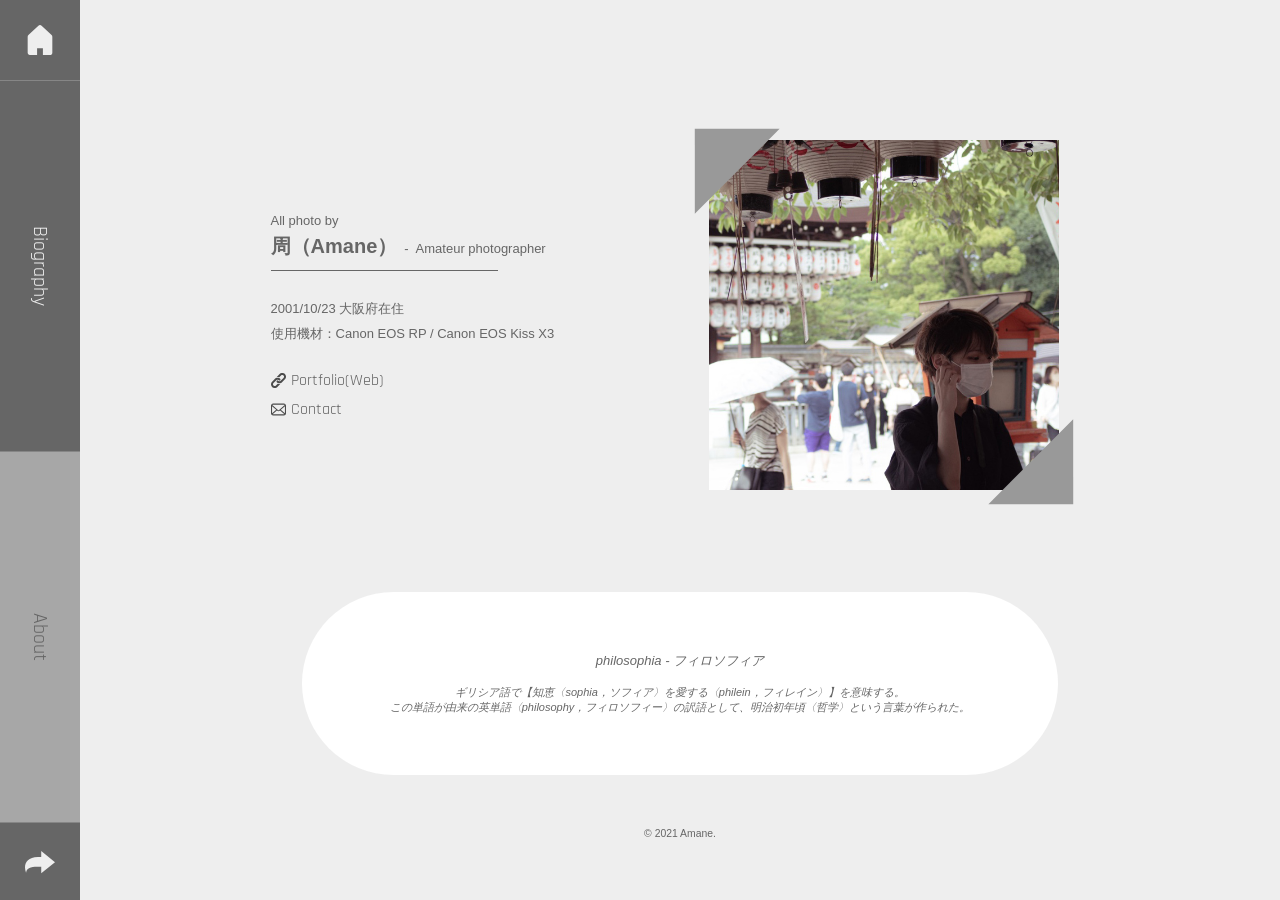
<file: about.html>
<!DOCTYPE html>
<html lang="ja">
  <head>
    <meta charset="UTF-8">
    <meta http-equiv="X-UA-Compatible" content="IE=edge">
    <meta name="viewport" content="width=device-width,initial-scale=1.0,minimum-scale=1.0">
    <meta name="format-detection" content="telephone=no">
    <meta name="keywords" content="">
    <meta name="description" content="周の写真ポートフォリオサイトです。">
    <meta name="twitter:card" content="summary_large_image">
    <meta property="og:type" content="website">
    <meta property="og:site_name" content="Philosophia｜Amane Portfolio site">
    <meta property="og:title" content="Philosophia｜Amane Portfolio site">
    <meta property="og:description" content="周の写真ポートフォリオサイトです。">
    <meta property="og:url" content="http://click.ecc.ac.jp/ecc/msatou/Philosophia/">
    <meta property="og:image" content="https://live.staticflickr.com/65535/51278435661_86c4160ce6_k.jpg">
    <meta property="og:image:type" content="image/jpeg">
    <meta property="og:image:width" content="600">
    <meta property="og:image:height" content="400">
    <meta property="og:type" content="website">
    <link rel="preconnect" href="https://fonts.gstatic.com">
    <link href="https://fonts.googleapis.com/css2?family=Rajdhani&amp;display=swap" rel="stylesheet">
    <link href="https://fonts.googleapis.com/css2?family=Rajdhani&amp;family=Sacramento&amp;display=swap" rel="stylesheet">
    <link href="https://fonts.googleapis.com/css2?family=Crimson+Text&amp;display=swap" rel="stylesheet">
    <link rel="shortcut icon" href="img/favicon_1.png" type="image/vnd.microsoft.icon">
    <link rel="apple-touch-icon" href="img/favicon_2.png">
    <link rel="stylesheet" href="css/about.css">
    <title>Philosophia｜Amane Portfolio site</title>
  </head>
  <body>
    <main>
      <nav> 
        <ul>
          <li class="nav__link--icon"><a href="index.html" target="page">
              <svg version="1.1" xmlns="http://www.w3.org/2000/svg" xmlns:xlink="http://www.w3.org/1999/xlink" x="0px" y="0px" viewBox="0 0 512 512" style="enable-background:new 0 0 512 512;" xml:space="preserve">
                <g>
                  <path class="svg_icon" d="M453.8,170.7L283.2,10.8c-15.3-14.3-39.1-14.3-54.4,0L58.2,170.7c-8,7.5-12.6,18-12.6,29v272.6 c0,22,17.8,39.8,39.8,39.8h120.9V395.1h99.3V512h120.9c21.9,0,39.8-17.8,39.8-39.8V199.7C466.4,188.7,461.8,178.2,453.8,170.7z"></path>
                </g>
              </svg></a></li>
          <li class="nav__link--txt"><a href="biography.html" target="page"><span>Biography</span></a></li>
          <li class="nav__link--txt"><a href="about.html" target="page"><span>About</span></a></li>
          <li class="nav__link--icon">
            <svg version="1.1" xmlns="http://www.w3.org/2000/svg" xmlns:xlink="http://www.w3.org/1999/xlink" x="0px" y="0px" viewBox="0 0 512 381.2" style="enable-background:new 0 0 512 381.2;" xml:space="preserve">
              <g>
                <path class="svg_icon" d="M512,190.6L277,0v103.6c-17.3,0-36.4,0-57.5,0C10.9,103.6-29.8,257,18.1,369.7C27.7,266.6,160.2,269,255.5,269 c7.2,0,14.4,0,21.6,0v112.2L512,190.6z"></path>
              </g>
            </svg>
          </li>
        </ul>
      </nav>
      <div class="about__wrap">
        <div class="about__detail">
          <div class="about__detail--txt">
            <p>All photo by</p><span class="name">周（Amane）</span><span class="profession">Amateur photographer</span>
          </div>
          <p>
            2001/10/23 大阪府在住<br>
            使用機材：Canon EOS RP / Canon EOS Kiss X3
          </p>
          <div class="about__detail--link"><a class="hover" href="http://click.ecc.ac.jp/ecc/msatou/portfolio/" target="_blank">Portfolio(Web)</a><a class="hover" href="mailto:manamisato2001@gmail.com">Contact </a></div>
        </div>
        <div class="about__wrap--icon"><img src="./img/icon.jpg" alt="周"></div>
        <div class="about__wrap--ttl"><span>philosophia - フィロソフィア</span><span>ギリシア語で【知恵〈sophia，ソフィア〉を愛する〈philein，フィレイン〉】を意味する。<br>この単語が由来の英単語〈philosophy，フィロソフィー〉の訳語として、明治初年頃〈哲学〉という言葉が作られた。</span></div>
        <footer>
          <ul class="shereIcon">
            <li><a href="https://twitter.com/intent/tweet?url=http://click.ecc.ac.jp/ecc/msatou/Philosophia/&amp;text=Philosophia%EF%BD%9CAmane%20Portfolio%20site" target="_blank">
                <svg version="1.1" xmlns="http://www.w3.org/2000/svg" xmlns:xlink="http://www.w3.org/1999/xlink" x="0px" y="0px" viewBox="0 0 400 400" style="enable-background:new 0 0 400 400;" xml:space="preserve">
                  <path d="M200,0C89.5,0,0,89.5,0,200s89.5,200,200,200s200-89.5,200-200S310.5,0,200,0z M300.5,162.1 c0.1,2.1,0.1,4.2,0.1,6.2c0,63.7-48.5,137.2-137.2,137.2c-26.2,0-51.9-7.5-73.9-21.7c3.8,0.4,7.7,0.7,11.5,0.7 c21.7,0,42.8-7.2,59.8-20.6c-20.6-0.4-38.7-13.9-45-33.5c7.2,1.4,14.7,1.1,21.8-0.8c-22.5-4.5-38.7-24.3-38.7-47.3 c0-0.2,0-0.4,0-0.6c6.7,3.7,14.2,5.8,21.8,6c-21.2-14.2-27.7-42.3-14.9-64.4c24.5,30.1,60.6,48.4,99.4,50.4 c-3.9-16.8,1.4-34.4,14-46.2c19.4-18.2,50-17.2,68.2,2.2c10.8-2.1,21.1-6.1,30.6-11.7c-3.6,11.2-11.1,20.6-21.2,26.7 c9.6-1.1,18.9-3.7,27.7-7.6C318,146.8,309.9,155.2,300.5,162.1z"></path>
                </svg></a></li>
            <li><a href="https://www.facebook.com/sharer/sharer.php?u=http://click.ecc.ac.jp/ecc/msatou/Philosophia/" target="_blank">
                <svg version="1.1" xmlns="http://www.w3.org/2000/svg" xmlns:xlink="http://www.w3.org/1999/xlink" x="0px" y="0px" viewBox="0 0 1024 1024" style="enable-background:new 0 0 1024 1024;" xml:space="preserve">
                  <path d="M512,0C229.2,0,0,229.2,0,512c0,255.5,187.2,467.4,432,505.8V660H302V512h130V399.2 C432,270.9,508.4,200,625.4,200c55.1,0,112.8,9.7,114.6,10c0,0,0,0,0,0v126h-64.6c-63.6,0-83.4,39.5-83.4,80v96h142l-22.7,148H592 v357.8c244.8-38.4,432-250.2,432-505.8C1024,229.2,794.8,0,512,0z"></path>
                </svg></a></li>
          </ul><small>&copy; 2021 Amane.</small>
        </footer>
      </div>
    </main>
    <ul class="shereIcon">
      <li><a href="https://twitter.com/intent/tweet?url=http://click.ecc.ac.jp/ecc/msatou/Philosophia/&amp;text=Philosophia%EF%BD%9CAmane%20Portfolio%20site" target="_blank">
          <svg version="1.1" xmlns="http://www.w3.org/2000/svg" xmlns:xlink="http://www.w3.org/1999/xlink" x="0px" y="0px" viewBox="0 0 400 400" style="enable-background:new 0 0 400 400;" xml:space="preserve">
            <path d="M200,0C89.5,0,0,89.5,0,200s89.5,200,200,200s200-89.5,200-200S310.5,0,200,0z M300.5,162.1 c0.1,2.1,0.1,4.2,0.1,6.2c0,63.7-48.5,137.2-137.2,137.2c-26.2,0-51.9-7.5-73.9-21.7c3.8,0.4,7.7,0.7,11.5,0.7 c21.7,0,42.8-7.2,59.8-20.6c-20.6-0.4-38.7-13.9-45-33.5c7.2,1.4,14.7,1.1,21.8-0.8c-22.5-4.5-38.7-24.3-38.7-47.3 c0-0.2,0-0.4,0-0.6c6.7,3.7,14.2,5.8,21.8,6c-21.2-14.2-27.7-42.3-14.9-64.4c24.5,30.1,60.6,48.4,99.4,50.4 c-3.9-16.8,1.4-34.4,14-46.2c19.4-18.2,50-17.2,68.2,2.2c10.8-2.1,21.1-6.1,30.6-11.7c-3.6,11.2-11.1,20.6-21.2,26.7 c9.6-1.1,18.9-3.7,27.7-7.6C318,146.8,309.9,155.2,300.5,162.1z"></path>
          </svg></a></li>
      <li><a href="https://www.facebook.com/sharer/sharer.php?u=http://click.ecc.ac.jp/ecc/msatou/Philosophia/" target="_blank">
          <svg version="1.1" xmlns="http://www.w3.org/2000/svg" xmlns:xlink="http://www.w3.org/1999/xlink" x="0px" y="0px" viewBox="0 0 1024 1024" style="enable-background:new 0 0 1024 1024;" xml:space="preserve">
            <path d="M512,0C229.2,0,0,229.2,0,512c0,255.5,187.2,467.4,432,505.8V660H302V512h130V399.2 C432,270.9,508.4,200,625.4,200c55.1,0,112.8,9.7,114.6,10c0,0,0,0,0,0v126h-64.6c-63.6,0-83.4,39.5-83.4,80v96h142l-22.7,148H592 v357.8c244.8-38.4,432-250.2,432-505.8C1024,229.2,794.8,0,512,0z"></path>
          </svg></a></li>
    </ul>
    <script src="js/jquery-3.6.0.min.js"></script>
    <script src="js/common.js"></script>
    <script src="js/about.js"></script>
  </body>
</html>
</file>
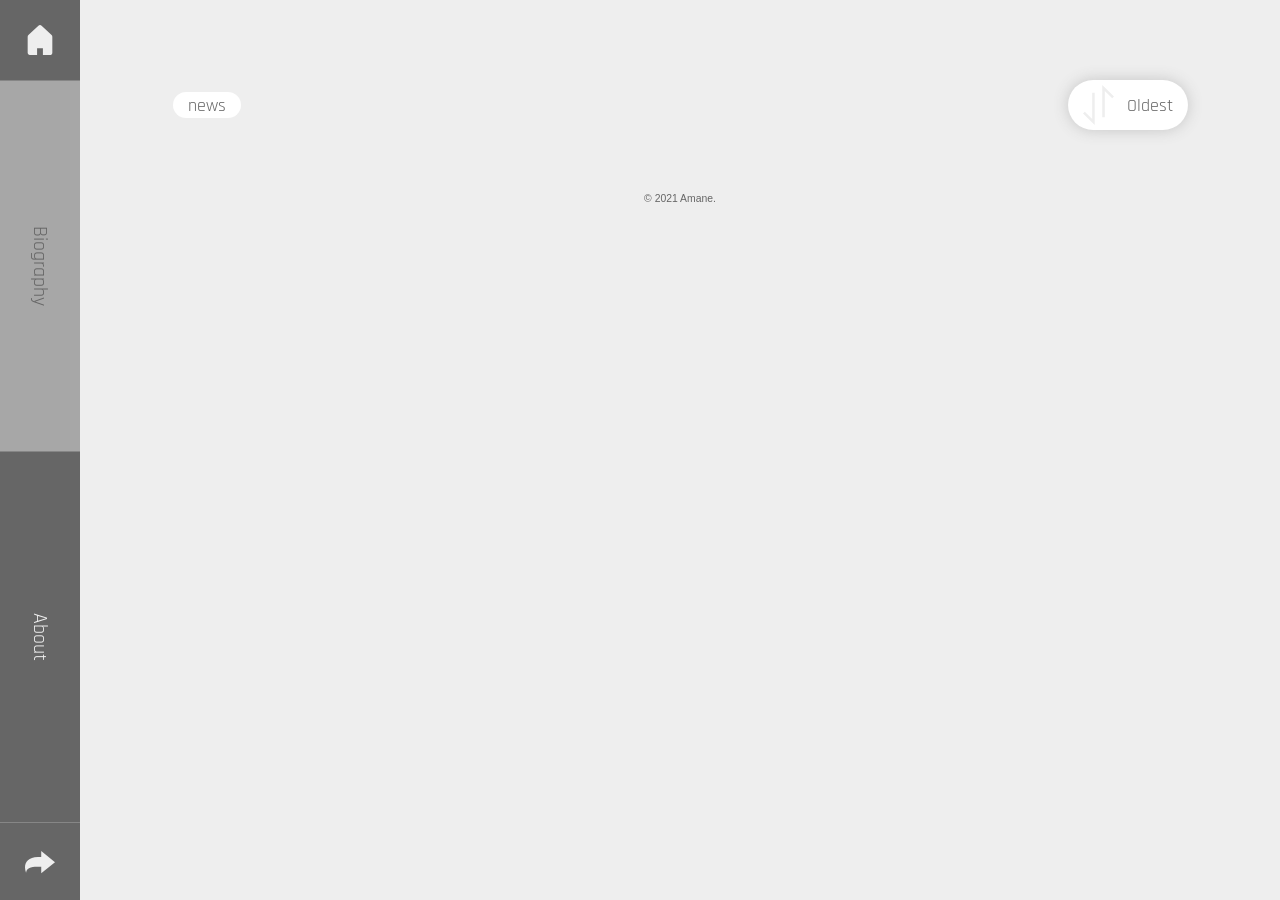
<file: biography.html>
<!DOCTYPE html>
<html lang="ja">
  <head>
    <meta charset="UTF-8">
    <meta http-equiv="X-UA-Compatible" content="IE=edge">
    <meta name="viewport" content="width=device-width,initial-scale=1.0,minimum-scale=1.0">
    <meta name="format-detection" content="telephone=no">
    <meta name="keywords" content="">
    <meta name="description" content="周の写真ポートフォリオサイトです。">
    <meta name="twitter:card" content="summary_large_image">
    <meta property="og:type" content="website">
    <meta property="og:site_name" content="Philosophia｜Amane Portfolio site">
    <meta property="og:title" content="Philosophia｜Amane Portfolio site">
    <meta property="og:description" content="周の写真ポートフォリオサイトです。">
    <meta property="og:url" content="http://click.ecc.ac.jp/ecc/msatou/Philosophia/">
    <meta property="og:image" content="https://live.staticflickr.com/65535/51278435661_86c4160ce6_k.jpg">
    <meta property="og:image:type" content="image/jpeg">
    <meta property="og:image:width" content="600">
    <meta property="og:image:height" content="400">
    <meta property="og:type" content="website">
    <link rel="preconnect" href="https://fonts.gstatic.com">
    <link href="https://fonts.googleapis.com/css2?family=Rajdhani&amp;display=swap" rel="stylesheet">
    <link href="https://fonts.googleapis.com/css2?family=Rajdhani&amp;family=Sacramento&amp;display=swap" rel="stylesheet">
    <link href="https://fonts.googleapis.com/css2?family=Crimson+Text&amp;display=swap" rel="stylesheet">
    <link rel="shortcut icon" href="img/favicon_1.png" type="image/vnd.microsoft.icon">
    <link rel="apple-touch-icon" href="img/favicon_2.png">
    <link rel="stylesheet" href="css/biography.css">
    <title>Philosophia｜Amane Portfolio site</title>
  </head>
  <body>
    <main>
      <nav> 
        <ul>
          <li class="nav__link--icon"><a href="index.html" target="page">
              <svg version="1.1" xmlns="http://www.w3.org/2000/svg" xmlns:xlink="http://www.w3.org/1999/xlink" x="0px" y="0px" viewBox="0 0 512 512" style="enable-background:new 0 0 512 512;" xml:space="preserve">
                <g>
                  <path class="svg_icon" d="M453.8,170.7L283.2,10.8c-15.3-14.3-39.1-14.3-54.4,0L58.2,170.7c-8,7.5-12.6,18-12.6,29v272.6 c0,22,17.8,39.8,39.8,39.8h120.9V395.1h99.3V512h120.9c21.9,0,39.8-17.8,39.8-39.8V199.7C466.4,188.7,461.8,178.2,453.8,170.7z"></path>
                </g>
              </svg></a></li>
          <li class="nav__link--txt"><a href="biography.html" target="page"><span>Biography</span></a></li>
          <li class="nav__link--txt"><a href="about.html" target="page"><span>About</span></a></li>
          <li class="nav__link--icon">
            <svg version="1.1" xmlns="http://www.w3.org/2000/svg" xmlns:xlink="http://www.w3.org/1999/xlink" x="0px" y="0px" viewBox="0 0 512 381.2" style="enable-background:new 0 0 512 381.2;" xml:space="preserve">
              <g>
                <path class="svg_icon" d="M512,190.6L277,0v103.6c-17.3,0-36.4,0-57.5,0C10.9,103.6-29.8,257,18.1,369.7C27.7,266.6,160.2,269,255.5,269 c7.2,0,14.4,0,21.6,0v112.2L512,190.6z"></path>
              </g>
            </svg>
          </li>
        </ul>
      </nav>
      <div class="bio__wrap">
        <div class="bio__sub">
          <div class="news__wrap"><span class="news__wrap--ttl">news</span></div>
          <div class="bio__sub--order">
            <p>Oldest</p>
          </div>
        </div>
        <ul class="bio__thumbnail" id="setThumb"></ul>
        <footer>
          <ul class="shereIcon">
            <li><a href="https://twitter.com/intent/tweet?url=http://click.ecc.ac.jp/ecc/msatou/Philosophia/&amp;text=Philosophia%EF%BD%9CAmane%20Portfolio%20site" target="_blank">
                <svg version="1.1" xmlns="http://www.w3.org/2000/svg" xmlns:xlink="http://www.w3.org/1999/xlink" x="0px" y="0px" viewBox="0 0 400 400" style="enable-background:new 0 0 400 400;" xml:space="preserve">
                  <path d="M200,0C89.5,0,0,89.5,0,200s89.5,200,200,200s200-89.5,200-200S310.5,0,200,0z M300.5,162.1 c0.1,2.1,0.1,4.2,0.1,6.2c0,63.7-48.5,137.2-137.2,137.2c-26.2,0-51.9-7.5-73.9-21.7c3.8,0.4,7.7,0.7,11.5,0.7 c21.7,0,42.8-7.2,59.8-20.6c-20.6-0.4-38.7-13.9-45-33.5c7.2,1.4,14.7,1.1,21.8-0.8c-22.5-4.5-38.7-24.3-38.7-47.3 c0-0.2,0-0.4,0-0.6c6.7,3.7,14.2,5.8,21.8,6c-21.2-14.2-27.7-42.3-14.9-64.4c24.5,30.1,60.6,48.4,99.4,50.4 c-3.9-16.8,1.4-34.4,14-46.2c19.4-18.2,50-17.2,68.2,2.2c10.8-2.1,21.1-6.1,30.6-11.7c-3.6,11.2-11.1,20.6-21.2,26.7 c9.6-1.1,18.9-3.7,27.7-7.6C318,146.8,309.9,155.2,300.5,162.1z"></path>
                </svg></a></li>
            <li><a href="https://www.facebook.com/sharer/sharer.php?u=http://click.ecc.ac.jp/ecc/msatou/Philosophia/" target="_blank">
                <svg version="1.1" xmlns="http://www.w3.org/2000/svg" xmlns:xlink="http://www.w3.org/1999/xlink" x="0px" y="0px" viewBox="0 0 1024 1024" style="enable-background:new 0 0 1024 1024;" xml:space="preserve">
                  <path d="M512,0C229.2,0,0,229.2,0,512c0,255.5,187.2,467.4,432,505.8V660H302V512h130V399.2 C432,270.9,508.4,200,625.4,200c55.1,0,112.8,9.7,114.6,10c0,0,0,0,0,0v126h-64.6c-63.6,0-83.4,39.5-83.4,80v96h142l-22.7,148H592 v357.8c244.8-38.4,432-250.2,432-505.8C1024,229.2,794.8,0,512,0z"></path>
                </svg></a></li>
          </ul><small>&copy; 2021 Amane.</small>
        </footer>
      </div>
    </main>
    <div class="bio__modal" id="hiddenModal">
      <div class="bio__modal--back"></div>
      <div class="prev arrow">
        <div class="modal__arrow--prev"></div>
      </div>
      <div class="bio__modal--img">
        <ul class="imgList"></ul>
        <div class="imgInfo"></div>
        <div class="circle"></div>
      </div>
      <div class="next arrow">
        <div class="modal__arrow--next"></div>
      </div>
    </div>
    <ul class="shereIcon">
      <li><a href="https://twitter.com/intent/tweet?url=http://click.ecc.ac.jp/ecc/msatou/Philosophia/&amp;text=Philosophia%EF%BD%9CAmane%20Portfolio%20site" target="_blank">
          <svg version="1.1" xmlns="http://www.w3.org/2000/svg" xmlns:xlink="http://www.w3.org/1999/xlink" x="0px" y="0px" viewBox="0 0 400 400" style="enable-background:new 0 0 400 400;" xml:space="preserve">
            <path d="M200,0C89.5,0,0,89.5,0,200s89.5,200,200,200s200-89.5,200-200S310.5,0,200,0z M300.5,162.1 c0.1,2.1,0.1,4.2,0.1,6.2c0,63.7-48.5,137.2-137.2,137.2c-26.2,0-51.9-7.5-73.9-21.7c3.8,0.4,7.7,0.7,11.5,0.7 c21.7,0,42.8-7.2,59.8-20.6c-20.6-0.4-38.7-13.9-45-33.5c7.2,1.4,14.7,1.1,21.8-0.8c-22.5-4.5-38.7-24.3-38.7-47.3 c0-0.2,0-0.4,0-0.6c6.7,3.7,14.2,5.8,21.8,6c-21.2-14.2-27.7-42.3-14.9-64.4c24.5,30.1,60.6,48.4,99.4,50.4 c-3.9-16.8,1.4-34.4,14-46.2c19.4-18.2,50-17.2,68.2,2.2c10.8-2.1,21.1-6.1,30.6-11.7c-3.6,11.2-11.1,20.6-21.2,26.7 c9.6-1.1,18.9-3.7,27.7-7.6C318,146.8,309.9,155.2,300.5,162.1z"></path>
          </svg></a></li>
      <li><a href="https://www.facebook.com/sharer/sharer.php?u=http://click.ecc.ac.jp/ecc/msatou/Philosophia/" target="_blank">
          <svg version="1.1" xmlns="http://www.w3.org/2000/svg" xmlns:xlink="http://www.w3.org/1999/xlink" x="0px" y="0px" viewBox="0 0 1024 1024" style="enable-background:new 0 0 1024 1024;" xml:space="preserve">
            <path d="M512,0C229.2,0,0,229.2,0,512c0,255.5,187.2,467.4,432,505.8V660H302V512h130V399.2 C432,270.9,508.4,200,625.4,200c55.1,0,112.8,9.7,114.6,10c0,0,0,0,0,0v126h-64.6c-63.6,0-83.4,39.5-83.4,80v96h142l-22.7,148H592 v357.8c244.8-38.4,432-250.2,432-505.8C1024,229.2,794.8,0,512,0z"></path>
          </svg></a></li>
    </ul><a class="scrollTop hover" href="#" id="scrollTopRmv">
      <svg version="1.1" xmlns="http://www.w3.org/2000/svg" xmlns:xlink="http://www.w3.org/1999/xlink" x="0px" y="0px" viewBox="0 0 36.3 109.8" style="enable-background:new 0 0 36.3 109.8;" xml:space="preserve">
        <polyline class="scrollTopAllow" points="35.9,36.6 0.5,1.2 0.5,109.8 "></polyline>
      </svg></a>
    <script src="js/jquery-3.6.0.min.js"></script>
    <script src="js/common.js"></script>
    <script src="js/biography.js"></script>
  </body>
</html>
</file>
<file: css/about.css>
@charset "UTF-8";
/*!
 * ress.css • v1.1.2
 * MIT License
 * github.com/filipelinhares/ress
 */
/* # =================================================================
   # Global selectors
   # ================================================================= */
html {
  box-sizing: border-box;
  overflow-y: scroll;
  /* All browsers without overlaying scrollbars */
  -webkit-text-size-adjust: 100%;
  /* iOS 8+ */
}

*,
::before,
::after {
  box-sizing: inherit;
}

::before,
::after {
  text-decoration: inherit;
  /* Inherit text-decoration and vertical align to ::before and ::after pseudo elements */
  vertical-align: inherit;
}

/* Remove margin, padding of all elements and set background-no-repeat as default */
* {
  background-repeat: no-repeat;
  /* Set `background-repeat: no-repeat` to all elements */
  padding: 0;
  /* Reset `padding` and `margin` of all elements */
  margin: 0;
}

/* # =================================================================
   # General elements
   # ================================================================= */
/* Add the correct display in iOS 4-7.*/
audio:not([controls]) {
  display: none;
  height: 0;
}

hr {
  overflow: visible;
  /* Show the overflow in Edge and IE */
}

/*
* Correct `block` display not defined for any HTML5 element in IE 8/9
* Correct `block` display not defined for `details` or `summary` in IE 10/11
* and Firefox
* Correct `block` display not defined for `main` in IE 11
*/
article,
aside,
details,
figcaption,
figure,
footer,
header,
main,
menu,
nav,
section,
summary {
  display: block;
}

summary {
  display: list-item;
  /* Add the correct display in all browsers */
}

small {
  font-size: 80%;
  /* Set font-size to 80% in `small` elements */
}

[hidden],
template {
  display: none;
  /* Add the correct display in IE */
}

abbr[title] {
  border-bottom: 1px dotted;
  /* Add a bordered underline effect in all browsers */
  text-decoration: none;
  /* Remove text decoration in Firefox 40+ */
}

a {
  background-color: transparent;
  /* Remove the gray background on active links in IE 10 */
  -webkit-text-decoration-skip: objects;
  /* Remove gaps in links underline in iOS 8+ and Safari 8+ */
}

a:active,
a:hover {
  outline-width: 0;
  /* Remove the outline when hovering in all browsers */
}

code,
kbd,
pre,
samp {
  font-family: monospace, monospace;
  /* Specify the font family of code elements */
}

b,
strong {
  font-weight: bolder;
  /* Correct style set to `bold` in Edge 12+, Safari 6.2+, and Chrome 18+ */
}

dfn {
  font-style: italic;
  /* Address styling not present in Safari and Chrome */
}

/* Address styling not present in IE 8/9 */
mark {
  background-color: #ff0;
  color: #000;
}

/* https://gist.github.com/unruthless/413930 */
sub,
sup {
  font-size: 75%;
  line-height: 0;
  position: relative;
  vertical-align: baseline;
}

sub {
  bottom: -0.25em;
}

sup {
  top: -0.5em;
}

/* # =================================================================
   # Forms
   # ================================================================= */
input {
  border-radius: 0;
}

/* Apply cursor pointer to button elements */
button,
[type="button"],
[type="reset"],
[type="submit"],
[role="button"] {
  cursor: pointer;
}

/* Replace pointer cursor in disabled elements */
[disabled] {
  cursor: default;
}

[type="number"] {
  width: auto;
  /* Firefox 36+ */
}

[type="search"] {
  -webkit-appearance: textfield;
  /* Safari 8+ */
}

[type="search"]::-webkit-search-cancel-button,
[type="search"]::-webkit-search-decoration {
  -webkit-appearance: none;
  /* Safari 8 */
}

textarea {
  overflow: auto;
  /* Internet Explorer 11+ */
  resize: vertical;
  /* Specify textarea resizability */
}

button,
input,
optgroup,
select,
textarea {
  font: inherit;
  /* Specify font inheritance of form elements */
}

optgroup {
  font-weight: bold;
  /* Restore the font weight unset by the previous rule. */
}

button {
  overflow: visible;
  /* Address `overflow` set to `hidden` in IE 8/9/10/11 */
}

/* Remove inner padding and border in Firefox 4+ */
button::-moz-focus-inner,
[type="button"]::-moz-focus-inner,
[type="reset"]::-moz-focus-inner,
[type="submit"]::-moz-focus-inner {
  border-style: 0;
  padding: 0;
}

/* Replace focus style removed in the border reset above */
button:-moz-focusring,
[type="button"]::-moz-focus-inner,
[type="reset"]::-moz-focus-inner,
[type="submit"]::-moz-focus-inner {
  outline: 1px dotted ButtonText;
}

button,
html [type="button"],
[type="reset"],
[type="submit"] {
  -webkit-appearance: button;
  /* Correct the inability to style clickable types in iOS */
}

button,
select {
  text-transform: none;
  /* Firefox 40+, Internet Explorer 11- */
}

/* Remove the default button styling in all browsers */
button,
input,
select,
textarea {
  background-color: transparent;
  border-style: none;
  color: inherit;
}

/* Style select like a standard input */
select {
  -moz-appearance: none;
  /* Firefox 36+ */
  -webkit-appearance: none;
  /* Chrome 41+ */
}

select::-ms-expand {
  display: none;
  /* Internet Explorer 11+ */
}

select::-ms-value {
  color: currentColor;
  /* Internet Explorer 11+ */
}

legend {
  border: 0;
  /* Correct `color` not being inherited in IE 8/9/10/11 */
  color: inherit;
  /* Correct the color inheritance from `fieldset` elements in IE */
  display: table;
  /* Correct the text wrapping in Edge and IE */
  max-width: 100%;
  /* Correct the text wrapping in Edge and IE */
  white-space: normal;
  /* Correct the text wrapping in Edge and IE */
}

::-webkit-file-upload-button {
  -webkit-appearance: button;
  /* Correct the inability to style clickable types in iOS and Safari */
  font: inherit;
  /* Change font properties to `inherit` in Chrome and Safari */
}

[type="search"] {
  -webkit-appearance: textfield;
  /* Correct the odd appearance in Chrome and Safari */
  outline-offset: -2px;
  /* Correct the outline style in Safari */
}

/* # =================================================================
   # Specify media element style
   # ================================================================= */
img {
  border-style: none;
  /* Remove border when inside `a` element in IE 8/9/10 */
}

/* Add the correct vertical alignment in Chrome, Firefox, and Opera */
progress {
  vertical-align: baseline;
}

svg:not(:root) {
  overflow: hidden;
  /* Internet Explorer 11- */
}

audio,
canvas,
progress,
video {
  display: inline-block;
  /* Internet Explorer 11+, Windows Phone 8.1+ */
}

/* # =================================================================
   # Accessibility
   # ================================================================= */
/* Hide content from screens but not screenreaders */
@media screen {
  [hidden~="screen"] {
    display: inherit;
  }
  [hidden~="screen"]:not(:active):not(:focus):not(:target) {
    position: absolute !important;
    clip: rect(0 0 0 0) !important;
  }
}

/* Specify the progress cursor of updating elements */
[aria-busy="true"] {
  cursor: progress;
}

/* Specify the pointer cursor of trigger elements */
[aria-controls] {
  cursor: pointer;
}

/* Specify the unstyled cursor of disabled, not-editable, or otherwise inoperable elements */
[aria-disabled] {
  cursor: default;
}

/* # =================================================================
   # Selection
   # ================================================================= */
/* Specify text selection background color and omit drop shadow */
::-moz-selection {
  background-color: #b3d4fc;
  /* Required when declaring ::selection */
  color: #000;
  text-shadow: none;
}

::selection {
  background-color: #b3d4fc;
  /* Required when declaring ::selection */
  color: #000;
  text-shadow: none;
}

/*-------------------------------
全体設定ここから
-------------------------------*/
* {
  padding: 0;
  margin: 0;
}

html {
  font-size: 62.5%;
  scroll-behavior: smooth;
}

body {
  background-color: #eee;
  color: #666;
  font-family: sans-serif;
}

li {
  list-style-type: none;
}

a {
  text-decoration: none;
  color: #626262;
}

a:hover, a:active {
  color: #999999;
}

::-moz-selection {
  background: #e0e0e08e;
  color: #8a8a8a;
}

::selection {
  background: #e0e0e08e;
  color: #8a8a8a;
}

::-moz-selection {
  background: #e0e0e0;
  color: #8a8a8a;
}

@-webkit-keyframes fadeIn {
  0% {
    display: none;
    opacity: 0;
  }
  100% {
    display: block;
    opacity: 1;
  }
}

@keyframes fadeIn {
  0% {
    display: none;
    opacity: 0;
  }
  100% {
    display: block;
    opacity: 1;
  }
}

@-webkit-keyframes fadeOut {
  0% {
    display: block;
    opacity: 1;
  }
  100% {
    display: none;
    opacity: 0;
  }
}

@keyframes fadeOut {
  0% {
    display: block;
    opacity: 1;
  }
  100% {
    display: none;
    opacity: 0;
  }
}

/*-------------------------------
全体設定ここまで
-------------------------------*/
/*-------------------------------
navここから
-------------------------------*/
nav {
  font-family: "Rajdhani", sans-serif;
  position: fixed;
  top: 0;
  z-index: 25;
}

nav a {
  display: flex;
  align-items: center;
  justify-content: center;
  width: 100%;
  height: 100%;
  transition: 0.2s color, 0.2s background;
  font-size: 2rem;
}

.nav__link--icon {
  transition: 0.2s background;
  display: flex;
  align-items: center;
  justify-content: center;
}

.nav__link--icon a {
  display: flex;
  align-items: center;
  justify-content: center;
}

/*-------------------------------
navここまで
-------------------------------*/
/*-------------------------------
mainここから
-------------------------------*/
main > div {
  position: relative;
  transform: translateX(-30px);
  opacity: 0;
}

#mainAdd {
  opacity: 1;
  transform: translateX(0);
  transition: 0.3s;
}

/*-------------------------------
mainここまで
-------------------------------*/
/*-------------------------------
その他ここから
-------------------------------*/
.news__wrap {
  font-size: 1.3rem;
}

.news__wrap .news__wrap--ttl {
  font-size: 1.8rem;
  font-family: "Rajdhani", sans-serif;
  height: 26px;
  border-radius: 13px;
  background-color: #fff;
  margin-right: 10px;
}

.news__wrap .newsTxt {
  margin-top: 3px;
}

footer {
  font-size: 1.3rem;
  text-align: center;
}

@media screen and (min-width: 481px) {
  /* PCサイト */
  body {
    display: flex;
  }
  /*-------------------------------
	navここから
	-------------------------------*/
  nav {
    width: 80px;
    height: 100vh;
    left: 0;
  }
  nav li {
    border-top: 1px solid #868686;
  }
  nav li:first-child {
    border-top: none;
  }
  nav li a {
    background: #666;
    color: #eee;
  }
  nav .nav__link--txt a {
    height: calc((100vh - 160px) / 2);
  }
  nav .nav__link--txt a span {
    display: inline-block;
    transform: rotateZ(90deg);
  }
  nav .nav__link--txt a:hover {
    background: #a7a7a7;
    color: #666;
  }
  .nav__link--icon {
    height: 80px;
    width: 80px;
    background: #666;
  }
  .nav__link--icon a:hover {
    background: #a7a7a7;
  }
  .nav__link--icon a:hover .svg_icon {
    fill: #666;
  }
  .nav__link--icon:hover {
    background: #a7a7a7;
  }
  .nav__link--icon:hover .svg_icon {
    fill: #666;
  }
  .nav__link--icon svg {
    width: 30px;
  }
  .nav__link--icon svg .svg_icon {
    fill: #eee;
    transition: 0.2s fill;
  }
  .shereIcon {
    position: fixed;
    bottom: 0;
    left: 0;
    width: 90px;
    height: 150px;
    z-index: 20;
  }
  .shereIcon li {
    transform: translateY(0) translateX(-10px);
    transform-origin: bottom;
    width: 50px;
    height: inherit;
    position: absolute;
    top: 0;
    left: 0;
    right: 0;
    margin: 0 auto;
    visibility: hidden;
    transition: 0.3s transform;
  }
  .shereIcon li:first-child svg {
    transform: rotateZ(-40deg);
  }
  .shereIcon li:last-child svg {
    transform: rotateZ(-70deg);
  }
  .shereIcon a {
    width: inherit;
    height: 50px;
    margin-bottom: auto;
  }
  .shereIcon a svg {
    width: inherit;
    fill: #666;
    transition: 0.2s;
  }
  .shereIcon a:hover svg {
    fill: #858585;
  }
  #setShere1 {
    transform: rotateZ(40deg);
    visibility: visible;
  }
  #setShere2 {
    transform: rotateZ(70deg);
    visibility: visible;
  }
  #setSvg {
    fill: #666;
  }
  /*-------------------------------
	navここまで
	-------------------------------*/
  /*-------------------------------
	mainここから
	-------------------------------*/
  main {
    display: flex;
    width: 100vw;
  }
  main > div {
    width: calc(100% - 80px);
    margin-left: 80px;
  }
  /*-------------------------------
	mainここまで
	-------------------------------*/
  /*-------------------------------
	その他ここから
	-------------------------------*/
  /*-------- カーソルここから --------*/
  .mouseCursor {
    border-radius: 50%;
    position: fixed;
    transform: translate(0, 0);
    transition: 0.2s width ease-in-out, 0.2s height ease-in-out, 0.2s top ease-in-out, 0.2s left ease-in-out, 0.2s background-color ease-in-out, transform 0.2s;
    pointer-events: none;
    z-index: 100;
    width: 16px;
    height: 16px;
    background-color: rgba(48, 48, 48, 0.5);
    top: -10px;
    left: -10px;
  }
  #linkHover {
    width: 30px;
    height: 30px;
    top: -15px;
    left: -15px;
    background-color: rgba(255, 167, 167, 0.5);
    transition: 0.2s width ease-in-out, 0.2s height ease-in-out, 0.2s top ease-in-out, 0.2s left ease-in-out, 0.2s background-color ease-in-out, transform 0.1s;
  }
  /*-------- カーソルここまで --------*/
  /*-------------------------------
	その他ここまで
	-------------------------------*/
  .news__wrap {
    display: flex;
    align-items: center;
  }
  .news__wrap .news__wrap--ttl {
    padding: 0 15px;
    height: 26px;
    display: flex;
    align-items: center;
  }
  footer {
    margin-top: 30px;
  }
  footer .shereIcon {
    display: none;
  }
}

@media screen and (max-width: 480px) {
  /* スマホサイト */
  body > .shereIcon {
    display: none;
  }
  main {
    height: auto;
  }
  /*-------------------------------
	navここから
	-------------------------------*/
  nav {
    background: rgba(238, 238, 238, 0.8);
    height: 50px;
    right: 0;
    z-index: 25;
    width: 100vw;
  }
  nav ul {
    display: flex;
    justify-content: flex-start;
    padding-left: 15px;
  }
  nav ul li a {
    color: #666;
  }
  nav ul li:last-child {
    display: none;
  }
  nav .nav__link--txt a {
    padding: 0 10px;
  }
  nav .nav__link--txt a span {
    display: inline-block;
  }
  nav .nav__link--txt a:hover {
    color: #333333;
  }
  .nav__link--icon {
    height: 50px;
    width: 50px;
  }
  .nav__link--icon a:hover .svg_icon {
    fill: #333333;
  }
  .nav__link--icon:hover .svg_icon {
    fill: #333333;
  }
  .nav__link--icon svg {
    width: 20px;
  }
  .nav__link--icon svg .svg_icon {
    fill: #666;
    transition: 0.2s fill;
  }
  .shereIcon {
    display: flex;
    justify-content: center;
    margin-bottom: 10px;
  }
  .shereIcon li:last-child a {
    margin: 0;
  }
  .shereIcon a {
    width: 40px;
    height: 40px;
    display: block;
    margin-right: 10px;
  }
  .shereIcon a svg {
    width: inherit;
    fill: #666;
    transition: 0.2s;
  }
  .shereIcon a:hover svg {
    fill: #858585;
  }
  /*-------------------------------
	navここまで
	-------------------------------*/
  /*-------------------------------
	mainここから
	-------------------------------*/
  main > div {
    width: 100vw;
    margin: 0 0 auto 0;
  }
  /*-------------------------------
	mainここまで
	-------------------------------*/
  .news__wrap .news__wrap--ttl {
    padding: 0 20px;
    vertical-align: middle;
  }
  footer {
    margin-top: 30px;
  }
  footer small {
    font-size: 1.2rem;
  }
}

@media screen and (min-width: 481px) {
  /* PCサイト */
  nav li:nth-child(3) a {
    background: #a7a7a7;
    color: #666;
    fill: #666;
  }
  /*------ プロフィール ここから ------*/
  .about__wrap {
    display: flex;
    min-height: 100vh;
    font-size: 1.3rem;
    flex-wrap: wrap;
    justify-content: space-around;
    align-items: center;
    padding: 50px 10%;
  }
  .about__wrap .about__detail {
    padding: 0 50px;
  }
  .about__wrap .about__detail p {
    line-height: 2.5rem;
  }
  .about__wrap .about__detail .about__detail--link {
    font-size: 1.8rem;
    margin-top: 20px;
  }
  .about__wrap .about__detail .about__detail--link a {
    font-family: "Rajdhani", sans-serif;
    font-size: 1.6rem;
    height: 29px;
    display: flex;
    align-items: center;
    transition: 0.3s color;
  }
  .about__wrap .about__detail .about__detail--link a:first-child::before {
    content: "";
    width: 15px;
    height: 15px;
    margin: 7px 5px 7px 0;
    display: inline-block;
    background-size: contain;
    background-image: url("../img/icon_link.svg");
  }
  .about__wrap .about__detail .about__detail--link a:last-child::before {
    content: "";
    width: 15px;
    height: 15px;
    margin: 7px 5px 7px 0;
    display: inline-block;
    background-size: contain;
    background-image: url("../img/icon_mail.svg");
  }
  .about__wrap .about__wrap--icon {
    margin: 80px;
    width: 350px;
    min-width: 350px;
    position: relative;
  }
  .about__wrap .about__wrap--icon:before {
    content: "";
    position: absolute;
    width: 0;
    height: 0;
    border-style: solid;
    border-color: transparent transparent transparent #999999;
    border-width: 60px 0 60px 60px;
    left: -23px;
    top: -50px;
    transform: rotate(225deg);
  }
  .about__wrap .about__wrap--icon::after {
    content: "";
    position: absolute;
    width: 0;
    height: 0;
    border-style: solid;
    border-color: transparent transparent transparent #999999;
    border-width: 60px 0 60px 60px;
    right: -23px;
    bottom: -50px;
    transform: rotate(45deg);
  }
  .about__wrap .about__wrap--icon img {
    width: 100%;
    height: 100%;
  }
  .about__wrap .about__wrap--ttl {
    display: flex;
    justify-content: center;
    align-items: center;
    text-align: center;
    flex-direction: column;
    font-style: italic;
    background-color: #fff;
    color: #666;
    flex-grow: 1;
    flex-basis: 100%;
    padding: 60px 50px;
    margin: 0 10%;
    border-radius: 200px;
  }
  .about__wrap .about__wrap--ttl span:first-child {
    display: inline-block;
    margin-bottom: 15px;
  }
  .about__wrap .about__wrap--ttl span:last-child {
    font-size: 1.1rem;
  }
  .about__detail--txt {
    margin: 0 0 25px;
  }
  .about__detail--txt::after {
    content: "";
    display: block;
    width: 80%;
    height: 1px;
    background-color: #666;
    margin-top: 10px;
  }
  .about__detail--txt .name {
    font-weight: bold;
    font-size: 2rem;
    display: inline-block;
  }
  .about__detail--txt .profession::before {
    content: "-";
    margin: 0 7px;
    font-weight: normal;
  }
  /*------ プロフィール ここまで ------*/
}

@media screen and (max-width: 480px) {
  /* スマホサイト */
  /*------ プロフィール ここから ------*/
  .about__wrap {
    display: flex;
    font-size: 1.3rem;
    flex-wrap: wrap;
    justify-content: center;
    margin: 100px 0 50px;
  }
  .about__wrap .about__wrap--icon {
    order: 1;
    width: 56vw;
    height: 56vw;
    position: relative;
    overflow: hidden;
    border-radius: 28vw;
    display: flex;
    align-items: center;
  }
  .about__wrap .about__wrap--icon img {
    width: 100%;
  }
  .about__wrap .about__detail {
    margin: 30px 0;
    order: 2;
    width: 100vw;
    padding: 0 10%;
  }
  .about__wrap .about__detail > p {
    line-height: 2.5rem;
  }
  .about__wrap .about__detail > * {
    margin: 0 0 20px;
  }
  .about__wrap .about__detail > *:last-child {
    margin: 0;
  }
  .about__wrap .about__detail .about__detail--txt::after {
    content: "";
    display: block;
    width: 80%;
    height: 1px;
    background-color: #666;
    margin-top: 10px;
  }
  .about__wrap .about__detail .about__detail--txt .name {
    font-weight: bold;
    font-size: 1.7rem;
    display: inline-block;
  }
  .about__wrap .about__detail .about__detail--txt .profession::before {
    content: "-";
    margin: 0 7px;
    font-weight: normal;
  }
  .about__wrap .about__detail .about__detail--link {
    font-size: 1.8rem;
  }
  .about__wrap .about__detail .about__detail--link a {
    font-family: "Rajdhani", sans-serif;
    font-size: 1.6rem;
    height: 29px;
    display: flex;
    align-items: center;
    transition: 0.3s color;
  }
  .about__wrap .about__detail .about__detail--link a:first-child::before {
    content: "";
    width: 15px;
    height: 15px;
    margin: 7px 5px 7px 0;
    display: inline-block;
    background-size: contain;
    background-image: url("../img/icon_link.svg");
  }
  .about__wrap .about__detail .about__detail--link a:last-child::before {
    content: "";
    width: 15px;
    height: 15px;
    margin: 7px 5px 7px 0;
    display: inline-block;
    background-size: contain;
    background-image: url("../img/icon_mail.svg");
  }
  .about__wrap .about__wrap--ttl {
    order: 3;
    padding: 30px 5vw;
    text-align: center;
    font-style: italic;
    background-color: #666;
    color: #666;
    color: #eee;
  }
  .about__wrap .about__wrap--ttl span:first-child {
    display: block;
    margin-bottom: 15px;
  }
  .about__wrap .about__wrap--ttl span:last-child {
    display: block;
    font-size: 1.1rem;
  }
  /*------ プロフィール ここまで ------*/
  footer {
    order: 4;
  }
}
</file>
<file: css/biography.css>
@charset "UTF-8";
/*!
 * ress.css • v1.1.2
 * MIT License
 * github.com/filipelinhares/ress
 */
/* # =================================================================
   # Global selectors
   # ================================================================= */
html {
  box-sizing: border-box;
  overflow-y: scroll;
  /* All browsers without overlaying scrollbars */
  -webkit-text-size-adjust: 100%;
  /* iOS 8+ */
}

*,
::before,
::after {
  box-sizing: inherit;
}

::before,
::after {
  text-decoration: inherit;
  /* Inherit text-decoration and vertical align to ::before and ::after pseudo elements */
  vertical-align: inherit;
}

/* Remove margin, padding of all elements and set background-no-repeat as default */
* {
  background-repeat: no-repeat;
  /* Set `background-repeat: no-repeat` to all elements */
  padding: 0;
  /* Reset `padding` and `margin` of all elements */
  margin: 0;
}

/* # =================================================================
   # General elements
   # ================================================================= */
/* Add the correct display in iOS 4-7.*/
audio:not([controls]) {
  display: none;
  height: 0;
}

hr {
  overflow: visible;
  /* Show the overflow in Edge and IE */
}

/*
* Correct `block` display not defined for any HTML5 element in IE 8/9
* Correct `block` display not defined for `details` or `summary` in IE 10/11
* and Firefox
* Correct `block` display not defined for `main` in IE 11
*/
article,
aside,
details,
figcaption,
figure,
footer,
header,
main,
menu,
nav,
section,
summary {
  display: block;
}

summary {
  display: list-item;
  /* Add the correct display in all browsers */
}

small {
  font-size: 80%;
  /* Set font-size to 80% in `small` elements */
}

[hidden],
template {
  display: none;
  /* Add the correct display in IE */
}

abbr[title] {
  border-bottom: 1px dotted;
  /* Add a bordered underline effect in all browsers */
  text-decoration: none;
  /* Remove text decoration in Firefox 40+ */
}

a {
  background-color: transparent;
  /* Remove the gray background on active links in IE 10 */
  -webkit-text-decoration-skip: objects;
  /* Remove gaps in links underline in iOS 8+ and Safari 8+ */
}

a:active,
a:hover {
  outline-width: 0;
  /* Remove the outline when hovering in all browsers */
}

code,
kbd,
pre,
samp {
  font-family: monospace, monospace;
  /* Specify the font family of code elements */
}

b,
strong {
  font-weight: bolder;
  /* Correct style set to `bold` in Edge 12+, Safari 6.2+, and Chrome 18+ */
}

dfn {
  font-style: italic;
  /* Address styling not present in Safari and Chrome */
}

/* Address styling not present in IE 8/9 */
mark {
  background-color: #ff0;
  color: #000;
}

/* https://gist.github.com/unruthless/413930 */
sub,
sup {
  font-size: 75%;
  line-height: 0;
  position: relative;
  vertical-align: baseline;
}

sub {
  bottom: -0.25em;
}

sup {
  top: -0.5em;
}

/* # =================================================================
   # Forms
   # ================================================================= */
input {
  border-radius: 0;
}

/* Apply cursor pointer to button elements */
button,
[type="button"],
[type="reset"],
[type="submit"],
[role="button"] {
  cursor: pointer;
}

/* Replace pointer cursor in disabled elements */
[disabled] {
  cursor: default;
}

[type="number"] {
  width: auto;
  /* Firefox 36+ */
}

[type="search"] {
  -webkit-appearance: textfield;
  /* Safari 8+ */
}

[type="search"]::-webkit-search-cancel-button,
[type="search"]::-webkit-search-decoration {
  -webkit-appearance: none;
  /* Safari 8 */
}

textarea {
  overflow: auto;
  /* Internet Explorer 11+ */
  resize: vertical;
  /* Specify textarea resizability */
}

button,
input,
optgroup,
select,
textarea {
  font: inherit;
  /* Specify font inheritance of form elements */
}

optgroup {
  font-weight: bold;
  /* Restore the font weight unset by the previous rule. */
}

button {
  overflow: visible;
  /* Address `overflow` set to `hidden` in IE 8/9/10/11 */
}

/* Remove inner padding and border in Firefox 4+ */
button::-moz-focus-inner,
[type="button"]::-moz-focus-inner,
[type="reset"]::-moz-focus-inner,
[type="submit"]::-moz-focus-inner {
  border-style: 0;
  padding: 0;
}

/* Replace focus style removed in the border reset above */
button:-moz-focusring,
[type="button"]::-moz-focus-inner,
[type="reset"]::-moz-focus-inner,
[type="submit"]::-moz-focus-inner {
  outline: 1px dotted ButtonText;
}

button,
html [type="button"],
[type="reset"],
[type="submit"] {
  -webkit-appearance: button;
  /* Correct the inability to style clickable types in iOS */
}

button,
select {
  text-transform: none;
  /* Firefox 40+, Internet Explorer 11- */
}

/* Remove the default button styling in all browsers */
button,
input,
select,
textarea {
  background-color: transparent;
  border-style: none;
  color: inherit;
}

/* Style select like a standard input */
select {
  -moz-appearance: none;
  /* Firefox 36+ */
  -webkit-appearance: none;
  /* Chrome 41+ */
}

select::-ms-expand {
  display: none;
  /* Internet Explorer 11+ */
}

select::-ms-value {
  color: currentColor;
  /* Internet Explorer 11+ */
}

legend {
  border: 0;
  /* Correct `color` not being inherited in IE 8/9/10/11 */
  color: inherit;
  /* Correct the color inheritance from `fieldset` elements in IE */
  display: table;
  /* Correct the text wrapping in Edge and IE */
  max-width: 100%;
  /* Correct the text wrapping in Edge and IE */
  white-space: normal;
  /* Correct the text wrapping in Edge and IE */
}

::-webkit-file-upload-button {
  -webkit-appearance: button;
  /* Correct the inability to style clickable types in iOS and Safari */
  font: inherit;
  /* Change font properties to `inherit` in Chrome and Safari */
}

[type="search"] {
  -webkit-appearance: textfield;
  /* Correct the odd appearance in Chrome and Safari */
  outline-offset: -2px;
  /* Correct the outline style in Safari */
}

/* # =================================================================
   # Specify media element style
   # ================================================================= */
img {
  border-style: none;
  /* Remove border when inside `a` element in IE 8/9/10 */
}

/* Add the correct vertical alignment in Chrome, Firefox, and Opera */
progress {
  vertical-align: baseline;
}

svg:not(:root) {
  overflow: hidden;
  /* Internet Explorer 11- */
}

audio,
canvas,
progress,
video {
  display: inline-block;
  /* Internet Explorer 11+, Windows Phone 8.1+ */
}

/* # =================================================================
   # Accessibility
   # ================================================================= */
/* Hide content from screens but not screenreaders */
@media screen {
  [hidden~="screen"] {
    display: inherit;
  }
  [hidden~="screen"]:not(:active):not(:focus):not(:target) {
    position: absolute !important;
    clip: rect(0 0 0 0) !important;
  }
}

/* Specify the progress cursor of updating elements */
[aria-busy="true"] {
  cursor: progress;
}

/* Specify the pointer cursor of trigger elements */
[aria-controls] {
  cursor: pointer;
}

/* Specify the unstyled cursor of disabled, not-editable, or otherwise inoperable elements */
[aria-disabled] {
  cursor: default;
}

/* # =================================================================
   # Selection
   # ================================================================= */
/* Specify text selection background color and omit drop shadow */
::-moz-selection {
  background-color: #b3d4fc;
  /* Required when declaring ::selection */
  color: #000;
  text-shadow: none;
}

::selection {
  background-color: #b3d4fc;
  /* Required when declaring ::selection */
  color: #000;
  text-shadow: none;
}

/*-------------------------------
全体設定ここから
-------------------------------*/
* {
  padding: 0;
  margin: 0;
}

html {
  font-size: 62.5%;
  scroll-behavior: smooth;
}

body {
  background-color: #eee;
  color: #666;
  font-family: sans-serif;
}

li {
  list-style-type: none;
}

a {
  text-decoration: none;
  color: #626262;
}

a:hover, a:active {
  color: #999999;
}

::-moz-selection {
  background: #e0e0e08e;
  color: #8a8a8a;
}

::selection {
  background: #e0e0e08e;
  color: #8a8a8a;
}

::-moz-selection {
  background: #e0e0e0;
  color: #8a8a8a;
}

@-webkit-keyframes fadeIn {
  0% {
    display: none;
    opacity: 0;
  }
  100% {
    display: block;
    opacity: 1;
  }
}

@keyframes fadeIn {
  0% {
    display: none;
    opacity: 0;
  }
  100% {
    display: block;
    opacity: 1;
  }
}

@-webkit-keyframes fadeOut {
  0% {
    display: block;
    opacity: 1;
  }
  100% {
    display: none;
    opacity: 0;
  }
}

@keyframes fadeOut {
  0% {
    display: block;
    opacity: 1;
  }
  100% {
    display: none;
    opacity: 0;
  }
}

/*-------------------------------
全体設定ここまで
-------------------------------*/
/*-------------------------------
navここから
-------------------------------*/
nav {
  font-family: "Rajdhani", sans-serif;
  position: fixed;
  top: 0;
  z-index: 25;
}

nav a {
  display: flex;
  align-items: center;
  justify-content: center;
  width: 100%;
  height: 100%;
  transition: 0.2s color, 0.2s background;
  font-size: 2rem;
}

.nav__link--icon {
  transition: 0.2s background;
  display: flex;
  align-items: center;
  justify-content: center;
}

.nav__link--icon a {
  display: flex;
  align-items: center;
  justify-content: center;
}

/*-------------------------------
navここまで
-------------------------------*/
/*-------------------------------
mainここから
-------------------------------*/
main > div {
  position: relative;
  transform: translateX(-30px);
  opacity: 0;
}

#mainAdd {
  opacity: 1;
  transform: translateX(0);
  transition: 0.3s;
}

/*-------------------------------
mainここまで
-------------------------------*/
/*-------------------------------
その他ここから
-------------------------------*/
.news__wrap {
  font-size: 1.3rem;
}

.news__wrap .news__wrap--ttl {
  font-size: 1.8rem;
  font-family: "Rajdhani", sans-serif;
  height: 26px;
  border-radius: 13px;
  background-color: #fff;
  margin-right: 10px;
}

.news__wrap .newsTxt {
  margin-top: 3px;
}

footer {
  font-size: 1.3rem;
  text-align: center;
}

@media screen and (min-width: 481px) {
  /* PCサイト */
  body {
    display: flex;
  }
  /*-------------------------------
	navここから
	-------------------------------*/
  nav {
    width: 80px;
    height: 100vh;
    left: 0;
  }
  nav li {
    border-top: 1px solid #868686;
  }
  nav li:first-child {
    border-top: none;
  }
  nav li a {
    background: #666;
    color: #eee;
  }
  nav .nav__link--txt a {
    height: calc((100vh - 160px) / 2);
  }
  nav .nav__link--txt a span {
    display: inline-block;
    transform: rotateZ(90deg);
  }
  nav .nav__link--txt a:hover {
    background: #a7a7a7;
    color: #666;
  }
  .nav__link--icon {
    height: 80px;
    width: 80px;
    background: #666;
  }
  .nav__link--icon a:hover {
    background: #a7a7a7;
  }
  .nav__link--icon a:hover .svg_icon {
    fill: #666;
  }
  .nav__link--icon:hover {
    background: #a7a7a7;
  }
  .nav__link--icon:hover .svg_icon {
    fill: #666;
  }
  .nav__link--icon svg {
    width: 30px;
  }
  .nav__link--icon svg .svg_icon {
    fill: #eee;
    transition: 0.2s fill;
  }
  .shereIcon {
    position: fixed;
    bottom: 0;
    left: 0;
    width: 90px;
    height: 150px;
    z-index: 20;
  }
  .shereIcon li {
    transform: translateY(0) translateX(-10px);
    transform-origin: bottom;
    width: 50px;
    height: inherit;
    position: absolute;
    top: 0;
    left: 0;
    right: 0;
    margin: 0 auto;
    visibility: hidden;
    transition: 0.3s transform;
  }
  .shereIcon li:first-child svg {
    transform: rotateZ(-40deg);
  }
  .shereIcon li:last-child svg {
    transform: rotateZ(-70deg);
  }
  .shereIcon a {
    width: inherit;
    height: 50px;
    margin-bottom: auto;
  }
  .shereIcon a svg {
    width: inherit;
    fill: #666;
    transition: 0.2s;
  }
  .shereIcon a:hover svg {
    fill: #858585;
  }
  #setShere1 {
    transform: rotateZ(40deg);
    visibility: visible;
  }
  #setShere2 {
    transform: rotateZ(70deg);
    visibility: visible;
  }
  #setSvg {
    fill: #666;
  }
  /*-------------------------------
	navここまで
	-------------------------------*/
  /*-------------------------------
	mainここから
	-------------------------------*/
  main {
    display: flex;
    width: 100vw;
  }
  main > div {
    width: calc(100% - 80px);
    margin-left: 80px;
  }
  /*-------------------------------
	mainここまで
	-------------------------------*/
  /*-------------------------------
	その他ここから
	-------------------------------*/
  /*-------- カーソルここから --------*/
  .mouseCursor {
    border-radius: 50%;
    position: fixed;
    transform: translate(0, 0);
    transition: 0.2s width ease-in-out, 0.2s height ease-in-out, 0.2s top ease-in-out, 0.2s left ease-in-out, 0.2s background-color ease-in-out, transform 0.2s;
    pointer-events: none;
    z-index: 100;
    width: 16px;
    height: 16px;
    background-color: rgba(48, 48, 48, 0.5);
    top: -10px;
    left: -10px;
  }
  #linkHover {
    width: 30px;
    height: 30px;
    top: -15px;
    left: -15px;
    background-color: rgba(255, 167, 167, 0.5);
    transition: 0.2s width ease-in-out, 0.2s height ease-in-out, 0.2s top ease-in-out, 0.2s left ease-in-out, 0.2s background-color ease-in-out, transform 0.1s;
  }
  /*-------- カーソルここまで --------*/
  /*-------------------------------
	その他ここまで
	-------------------------------*/
  .news__wrap {
    display: flex;
    align-items: center;
  }
  .news__wrap .news__wrap--ttl {
    padding: 0 15px;
    height: 26px;
    display: flex;
    align-items: center;
  }
  footer {
    margin-top: 30px;
  }
  footer .shereIcon {
    display: none;
  }
}

@media screen and (max-width: 480px) {
  /* スマホサイト */
  body > .shereIcon {
    display: none;
  }
  main {
    height: auto;
  }
  /*-------------------------------
	navここから
	-------------------------------*/
  nav {
    background: rgba(238, 238, 238, 0.8);
    height: 50px;
    right: 0;
    z-index: 25;
    width: 100vw;
  }
  nav ul {
    display: flex;
    justify-content: flex-start;
    padding-left: 15px;
  }
  nav ul li a {
    color: #666;
  }
  nav ul li:last-child {
    display: none;
  }
  nav .nav__link--txt a {
    padding: 0 10px;
  }
  nav .nav__link--txt a span {
    display: inline-block;
  }
  nav .nav__link--txt a:hover {
    color: #333333;
  }
  .nav__link--icon {
    height: 50px;
    width: 50px;
  }
  .nav__link--icon a:hover .svg_icon {
    fill: #333333;
  }
  .nav__link--icon:hover .svg_icon {
    fill: #333333;
  }
  .nav__link--icon svg {
    width: 20px;
  }
  .nav__link--icon svg .svg_icon {
    fill: #666;
    transition: 0.2s fill;
  }
  .shereIcon {
    display: flex;
    justify-content: center;
    margin-bottom: 10px;
  }
  .shereIcon li:last-child a {
    margin: 0;
  }
  .shereIcon a {
    width: 40px;
    height: 40px;
    display: block;
    margin-right: 10px;
  }
  .shereIcon a svg {
    width: inherit;
    fill: #666;
    transition: 0.2s;
  }
  .shereIcon a:hover svg {
    fill: #858585;
  }
  /*-------------------------------
	navここまで
	-------------------------------*/
  /*-------------------------------
	mainここから
	-------------------------------*/
  main > div {
    width: 100vw;
    margin: 0 0 auto 0;
  }
  /*-------------------------------
	mainここまで
	-------------------------------*/
  .news__wrap .news__wrap--ttl {
    padding: 0 20px;
    vertical-align: middle;
  }
  footer {
    margin-top: 30px;
  }
  footer small {
    font-size: 1.2rem;
  }
}

.bio__sub {
  display: flex;
  align-items: center;
  margin-bottom: 30px;
}

.bio__sub .bio__sub--order {
  justify-content: flex-end;
  align-items: center;
  width: 120px;
  height: 50px;
  border-radius: 25px;
  box-shadow: 0 0 15px #c5c5c5;
  transition: 0.2s background, 0.2s color;
  display: flex;
  background: url("../img/order.svg"), #fff;
  background-repeat: no-repeat, no-repeat;
  background-position: left 15px center, center center;
  background-size: auto 80%;
}

.bio__sub .bio__sub--order p {
  font-family: "Rajdhani", sans-serif;
  font-size: 1.8rem;
  margin-right: 15px;
}

#setOrderIcon {
  background: url("../img/order_on.svg"), #666;
  background-repeat: no-repeat, no-repeat;
  background-position: left 15px center, center center;
  background-size: auto 80%;
}

#setOrderTxt {
  color: #eee;
}

/*--------- 写真ここから ---------*/
.bio__wrap {
  align-items: center;
  flex-direction: column;
  display: flex;
}

.bio__thumbnail {
  display: flex;
  flex-wrap: wrap;
  align-items: center;
  width: auto;
}

.bio__thumbnail li {
  width: 200px;
  height: 200px;
  margin: 0 3px 3px 0;
  overflow: hidden;
  display: flex;
  justify-content: center;
  cursor: pointer;
}

.bio__thumbnail li:hover img {
  opacity: 0.6;
}

.bio__thumbnail img {
  height: 100%;
  width: 100%;
  transition: 0.3s opacity;
  -o-object-fit: cover;
     object-fit: cover;
}

/*--------- 写真ここまで ---------*/
/*-------------------------------
モーダルウィンドウここから
-------------------------------*/
.bio__modal {
  position: absolute;
  width: 100vw;
  height: 100vh;
  top: 0;
  left: 0;
  background-color: rgba(255, 255, 255, 0.9);
  display: none;
  justify-content: space-around;
  align-items: center;
  z-index: 50;
}

.bio__modal .bio__modal--img {
  display: flex;
  flex-direction: column;
  align-items: center;
  justify-content: center;
}

.imgList {
  transition: 0.2s;
}

.imgList li {
  display: none;
}

.imgList #setImgList {
  -webkit-animation: imgTransition 0.2s;
          animation: imgTransition 0.2s;
  display: block;
}

.imgInfo {
  display: flex;
  justify-content: space-between;
  align-items: center;
  font-family: "Crimson Text", serif;
  width: 100%;
}

.circle {
  display: flex;
  margin-top: auto;
}

.circle div {
  background-color: #c7c7c7;
  border-radius: 7px;
}

.circle div:last-child {
  margin: 0;
}

.circle #setCircle {
  background-color: #777777;
  -webkit-animation: imgTransition 0.3s;
          animation: imgTransition 0.3s;
}

.bio__modal--back {
  position: absolute;
  width: 60px;
  height: 60px;
  z-index: 60;
}

.bio__modal--back::before {
  content: "";
  display: block;
  position: absolute;
  width: 1px;
  height: 60px;
  background-color: #777;
  transition: 0.2s background-color;
  left: 28px;
  box-shadow: 0 0 10px #fff;
  transform: rotateZ(45deg);
}

.bio__modal--back::after {
  content: "";
  display: block;
  position: absolute;
  width: 1px;
  height: 60px;
  background-color: #777;
  transition: 0.2s background-color;
  left: 28px;
  box-shadow: 0 0 10px #fff;
  transform: rotateZ(135deg);
}

.bio__modal--back:hover::before,
.bio__modal--back:hover::after,
.arrow:hover .modal__arrow--prev::before,
.arrow:hover .modal__arrow--prev::after,
.arrow:hover .modal__arrow--next::before,
.arrow:hover .modal__arrow--next::after {
  background-color: #a7a7a7;
}

.arrow {
  width: 15%;
  height: 100vh;
  display: flex;
  align-items: center;
  justify-content: center;
}

.modal__arrow--prev {
  position: relative;
  height: 60px;
  width: 60px;
}

.modal__arrow--prev::before {
  content: "";
  display: block;
  width: 1px;
  height: 35px;
  background-color: #777;
  transition: 0.2s background-color;
  transform: rotateZ(45deg);
  position: absolute;
  top: 0;
  left: 25px;
}

.modal__arrow--prev::after {
  content: "";
  display: block;
  width: 1px;
  height: 35px;
  background-color: #777;
  transition: 0.2s background-color;
  transform: rotateZ(135deg);
  top: 24px;
  left: 25px;
  position: absolute;
}

.modal__arrow--next {
  position: relative;
  height: 60px;
  width: 60px;
}

.modal__arrow--next::before {
  content: "";
  display: block;
  width: 1px;
  height: 35px;
  background-color: #777;
  transition: 0.2s background-color;
  transform: rotateZ(135deg);
  position: absolute;
  top: 0;
  right: 25px;
}

.modal__arrow--next::after {
  content: "";
  display: block;
  width: 1px;
  height: 35px;
  background-color: #777;
  transition: 0.2s background-color;
  transform: rotateZ(45deg);
  top: 24px;
  right: 25px;
  position: absolute;
}

#displayModal {
  -webkit-animation: fadeIn 0.2s ease-in-out;
          animation: fadeIn 0.2s ease-in-out;
  display: flex;
  opacity: 1;
}

#hiddenModal {
  -webkit-animation: fadeOut 0.2s ease-in-out;
          animation: fadeOut 0.2s ease-in-out;
  display: none;
  opacity: 0;
}

/*-------------------------------
  モーダルウィンドウここまで
-------------------------------*/
/*-------------------------------
  スクロールここから
-------------------------------*/
.scrollTop {
  display: block;
  position: fixed;
  opacity: 0;
  bottom: 50px;
  right: 30px;
}

.scrollTop .scrollTopAllow {
  fill: none;
  stroke: #666;
  stroke-miterlimit: 10;
}

#scrollTopAdd {
  opacity: 1;
  -webkit-animation: imgTransition 0.3s ease-in-out;
          animation: imgTransition 0.3s ease-in-out;
}

#scrollTopRmv {
  opacity: 0;
  -webkit-animation: imgTransition2 0.3s ease-in-out;
          animation: imgTransition2 0.3s ease-in-out;
}

/*-------------------------------
  スクロールここまで
-------------------------------*/
@-webkit-keyframes imgTransition {
  0% {
    opacity: 0;
  }
  100% {
    opacity: 1;
  }
}
@keyframes imgTransition {
  0% {
    opacity: 0;
  }
  100% {
    opacity: 1;
  }
}

@-webkit-keyframes imgTransition2 {
  0% {
    opacity: 1;
  }
  100% {
    opacity: 0;
  }
}

@keyframes imgTransition2 {
  0% {
    opacity: 1;
  }
  100% {
    opacity: 0;
  }
}

@media screen and (min-width: 481px) {
  /* PCサイト */
  nav li:nth-child(2) a {
    background: #a7a7a7;
    color: #666;
    fill: #666;
  }
  .bio__sub {
    max-width: 1050px;
    justify-content: space-between;
  }
  .bio__sub .news__wrap {
    width: 70%;
    margin-right: 10px;
  }
  .bio__sub .bio__sub--order {
    max-width: 120px;
    width: 30%;
  }
  /*--------- 写真ここから ---------*/
  .bio__wrap {
    padding: 80px 5% 50px;
  }
  .bio__thumbnail {
    justify-content: flex-start;
    max-width: 1050px;
  }
  .bio__thumbnail li {
    width: 200px;
    height: 200px;
    margin: 0 3px 3px 0;
  }
  /*--------- 写真ここまで ---------*/
  /*-------------------------------
	モーダルウィンドウここから
	-------------------------------*/
  .bio__modal {
    min-width: 1000px;
  }
  .bio__modal .bio__modal--img {
    height: 80vh;
    width: 120vh;
  }
  .bio__modal .bio__modal--img img {
    height: calc(80vh - 64px);
  }
  .imgInfo {
    font-size: 1.5rem;
    height: 50px;
    padding: 0 3%;
  }
  .circle div {
    width: 14px;
    height: 14px;
    margin-right: 22px;
  }
  .bio__modal--back {
    right: 10%;
    top: 10%;
  }
  /*-------------------------------
		モーダルウィンドウここまで
	-------------------------------*/
  /*-------------------------------
		スクロールここから
	-------------------------------*/
  .scrollTop {
    width: 50px;
  }
  /*-------------------------------
		スクロールここまで
	-------------------------------*/
}

@media screen and (max-width: 480px) {
  /* スマホサイト */
  .bio__sub .news__wrap {
    width: 70%;
    margin-right: 10px;
  }
  .bio__sub .bio__sub--order {
    max-width: 120px;
    width: 30%;
  }
  /*--------- 写真ここから ---------*/
  .bio__wrap {
    margin: 70px 0 50px;
  }
  .bio__thumbnail {
    justify-content: center;
  }
  .bio__thumbnail li {
    width: 170px;
    height: 170px;
  }
  /*--------- 写真ここまで ---------*/
  /*-------------------------------
		モーダルウィンドウここから
	-------------------------------*/
  .bio__modal .bio__modal--img {
    height: 120vw;
    width: 80vw;
  }
  .imgList {
    width: 100%;
    height: 100%;
  }
  .imgList li {
    width: 100%;
    height: 100%;
  }
  .imgList li img {
    width: 100%;
  }
  .imgList #setImgList {
    display: flex;
    align-items: center;
    justify-content: center;
  }
  .imgInfo {
    font-size: 1.6rem;
    padding: 10px 5% 20px;
  }
  .circle div {
    width: 12px;
    height: 12px;
    margin-right: 15px;
  }
  .bio__modal--back {
    right: 7%;
    top: 5%;
  }
  /*-------------------------------
		モーダルウィンドウここまで
	-------------------------------*/
  /*-------------------------------
		スクロールここから
	-------------------------------*/
  .scrollTop {
    width: 40px;
  }
  /*-------------------------------
		スクロールここまで
	-------------------------------*/
}
</file>
